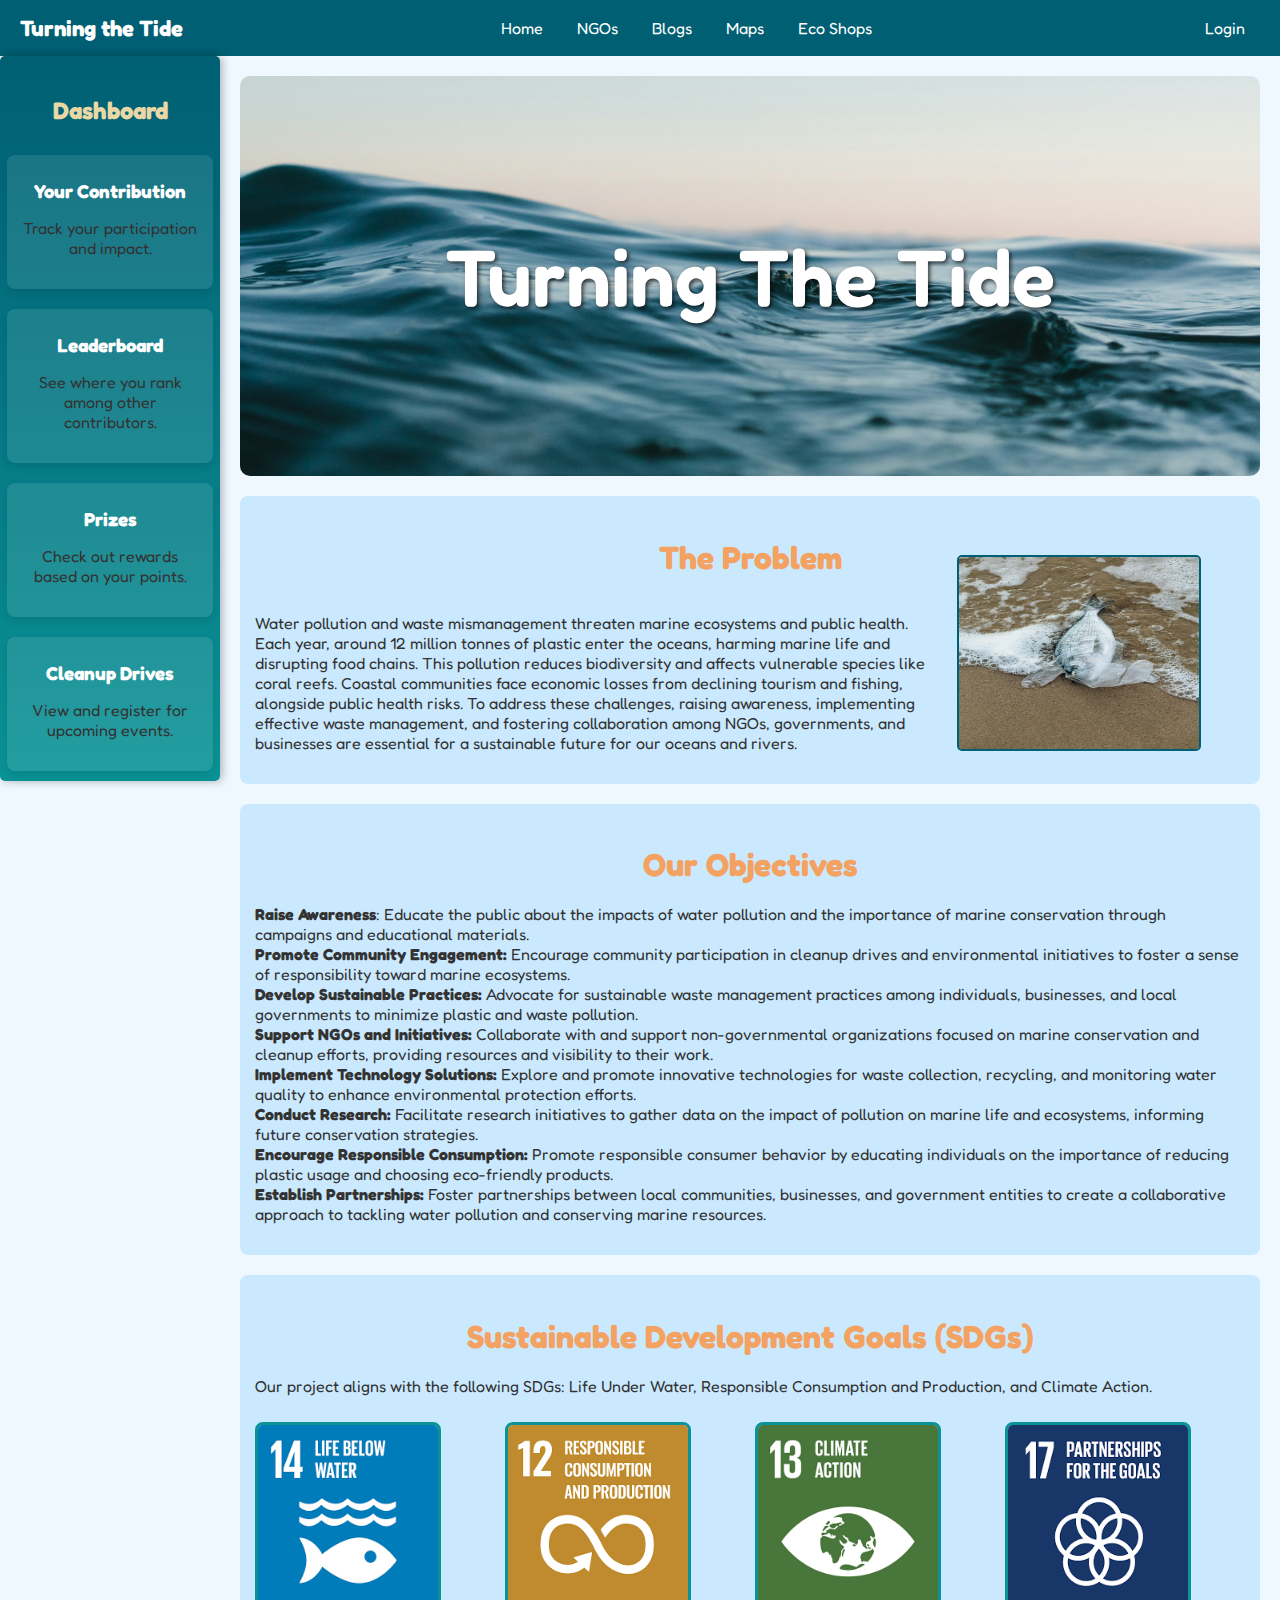
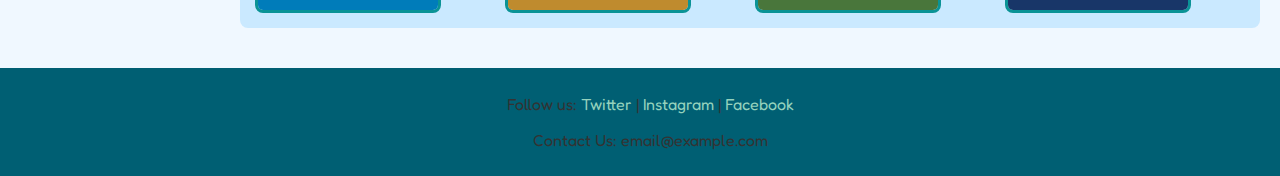
<file: index.html>
<!DOCTYPE html>
<html lang="en">
<head>
    <meta charset="UTF-8">
    <meta name="viewport" content="width=device-width, initial-scale=1.0">
    <title>Turning the Tide - Home</title>
    <link rel="preconnect" href="https://fonts.googleapis.com">
<link rel="preconnect" href="https://fonts.gstatic.com" crossorigin>
<link href="https://fonts.googleapis.com/css2?family=Fredoka:wght@300..700&display=swap" rel="stylesheet">

    <link rel="stylesheet" href="styles.css">
</head>
<body>
    <!-- Navigation Bar -->
    <nav class="navbar">
        <div class="nav-left">Turning the Tide</div>
        <div class="nav-center">
            <a href="index.html">Home</a>
            <a href="ngos.html">NGOs</a>
            <a href="blogs.html">Blogs</a>
            <a href="maps.html">Maps</a>
            <a href="eco_shops.html">Eco Shops</a>
        </div>
        <div class="nav-right">
            <a href="login.html" class="login-icon">Login</a>
        </div>
    </nav>

    
    <!-- Dashboard Sidebar -->
    <div class="dashboard-sidebar">
      <h2 class="dashboard-title">Dashboard</h2>
      <div class="sidebar-item" id="your-contribution">
        <a href="yourcontribution.html">
          <h3 class="sidebarhead">Your Contribution</h3>
          <p>Track your participation and impact.</p>
        </a>
      </div>
      <div class="sidebar-item" id="leaderboard">
        <a href="leaderboard.html">
          <h3 class="sidebarhead">Leaderboard</h3>
          <p>See where you rank among other contributors.</p>
        </a>
      </div>
      <div class="sidebar-item" id="prizes">
        <a href="prizes.html">
          <h3 class="sidebarhead">Prizes</h3>
          <p>Check out rewards based on your points.</p>
        </a>
      </div>
      <div class="sidebar-item" id="cleanup-drives">
        <a href="cleanup.html">
          <h3 class="sidebarhead">Cleanup Drives</h3>
          <p>View and register for upcoming events.</p>
        </a>
      </div>
  </div>

  


    <!-- Main Content -->
   
  
    <div class="main-content">
      <div class="hero-section">
        <div class="projecttitle1">Turning The Tide</div>
    </div>
        <section id="problem">
          <h2>The Problem</h2>
          <div class="problemsec">
            
            <div class="problempara">
              <p>Water pollution and waste mismanagement threaten marine ecosystems and public health. Each year, around 12 million tonnes of plastic enter the oceans, harming marine life and disrupting food chains. This pollution reduces biodiversity and affects vulnerable species like coral reefs.

                Coastal communities face economic losses from declining tourism and fishing, alongside public health risks. To address these challenges, raising awareness, implementing effective waste management, and fostering collaboration among NGOs, governments, and businesses are essential for a sustainable future for our oceans and rivers.</p>
            </div>
            <div class="problemimg"><img src="pexels-n-voitkevich-4813970.jpg"></div>
        
      </div>
            </section>

        <section id="objectives">
            <h2>Our Objectives</h2>
            <ul>
                <li><span>Raise Awareness</span>: Educate the public about the impacts of water pollution and the importance of marine conservation through campaigns and educational materials.</li>
                <li><span>Promote Community Engagement:</span> Encourage community participation in cleanup drives and environmental initiatives to foster a sense of responsibility toward marine ecosystems.</li>
                <li><span>Develop Sustainable Practices:</span> Advocate for sustainable waste management practices among individuals, businesses, and local governments to minimize plastic and waste pollution.</li>
                <li><span>Support NGOs and Initiatives:</span> Collaborate with and support non-governmental organizations focused on marine conservation and cleanup efforts, providing resources and visibility to their work.</li>
                <li><span>Implement Technology Solutions:</span> Explore and promote innovative technologies for waste collection, recycling, and monitoring water quality to enhance environmental protection efforts.</li>
                <li><span>Conduct Research:</span> Facilitate research initiatives to gather data on the impact of pollution on marine life and ecosystems, informing future conservation strategies.</li>
                <li><span>Encourage Responsible Consumption:</span> Promote responsible consumer behavior by educating individuals on the importance of reducing plastic usage and choosing eco-friendly products.</li>
                <li><span>Establish Partnerships:</span> Foster partnerships between local communities, businesses, and government entities to create a collaborative approach to tackling water pollution and conserving marine resources.</li>
            </ul>
        </section>

        <section id="sdg-goals">
            <h2>Sustainable Development Goals (SDGs)</h2>
            <p>Our project aligns with the following SDGs: Life Under Water, Responsible Consumption and Production, and Climate Action.</p>
            <div class="sdgimg">
              <img src="sdg1.png">
              <img src="sdg2.png">
              <img src="sdg3.png">
              <img src="sdg4.png">
            </div>
        </section>

       
    </div>

    <!-- Footer -->
    <footer class="footer">
        <p>Follow us: 
            <a href="#">Twitter</a> | 
            <a href="#">Instagram</a> | 
            <a href="#">Facebook</a>
        </p>
        <p>Contact Us: email@example.com</p>
    </footer>
</body>
</html>
</file>
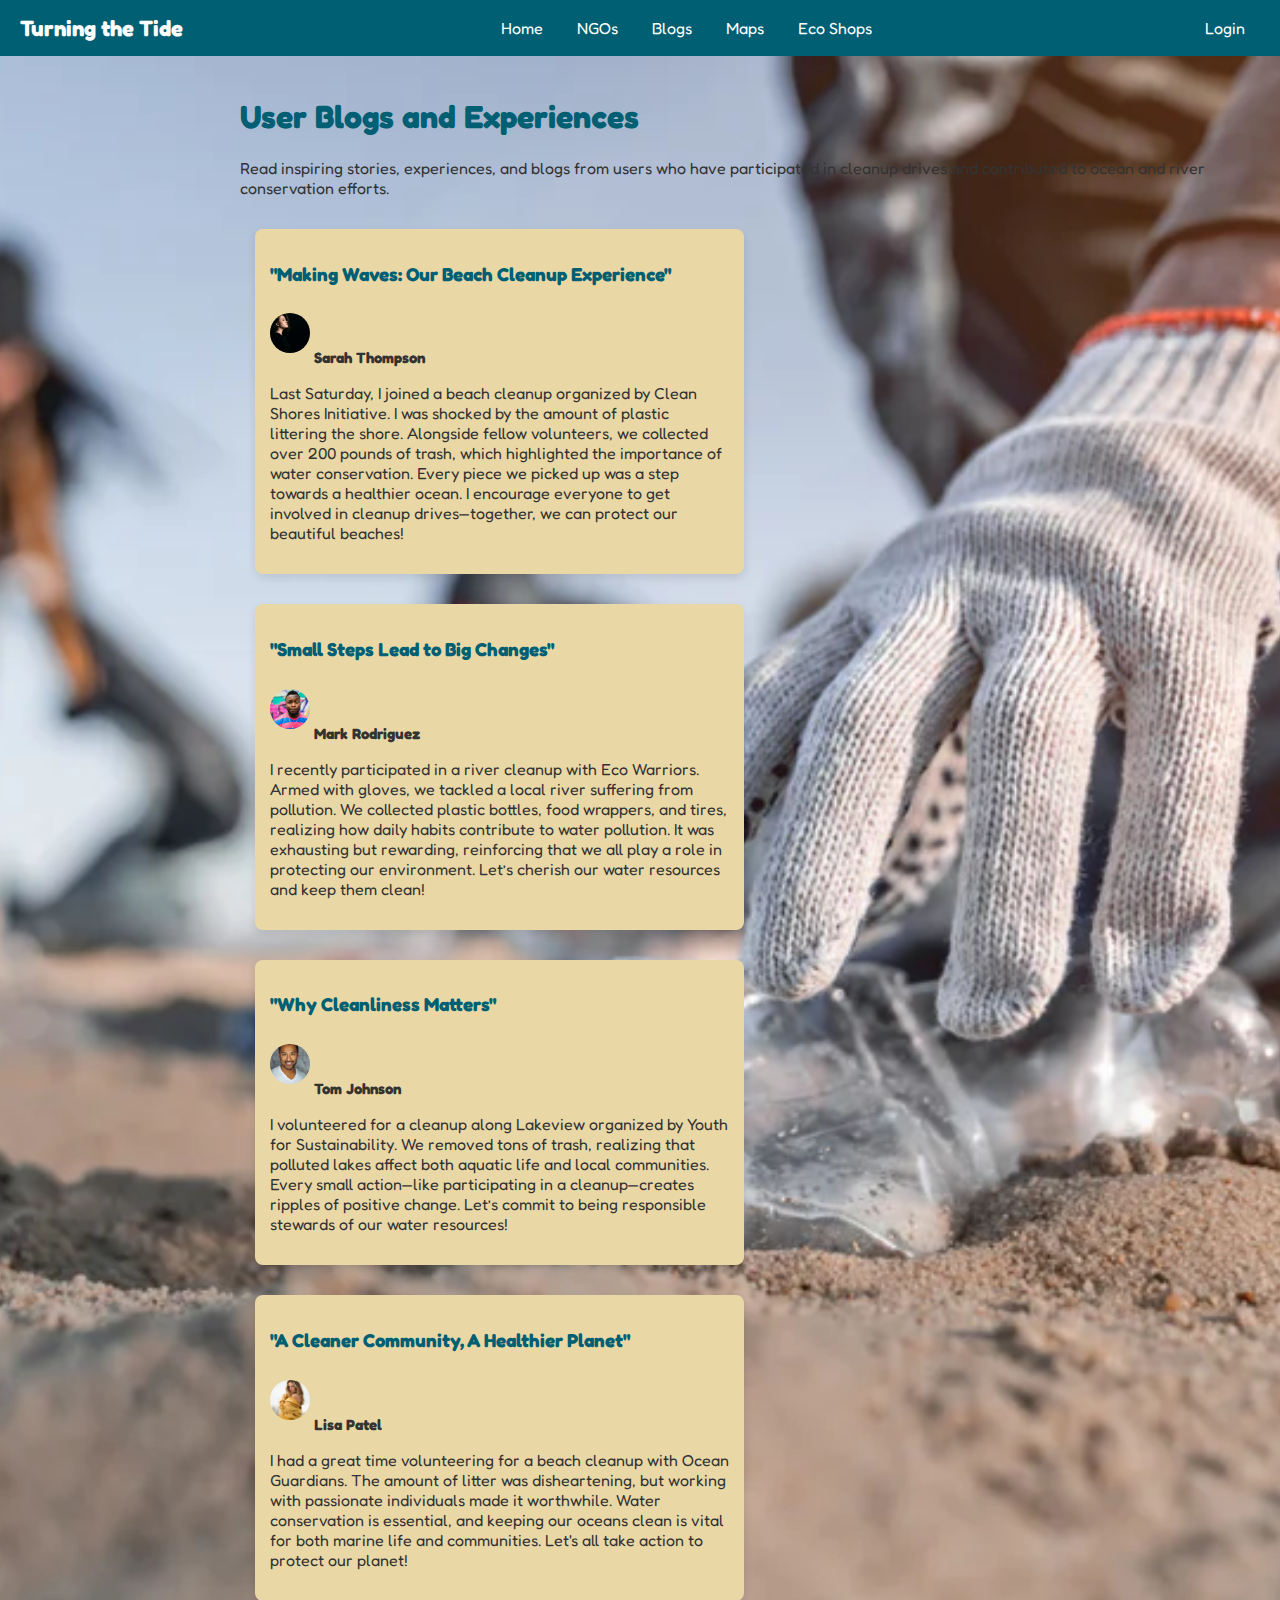
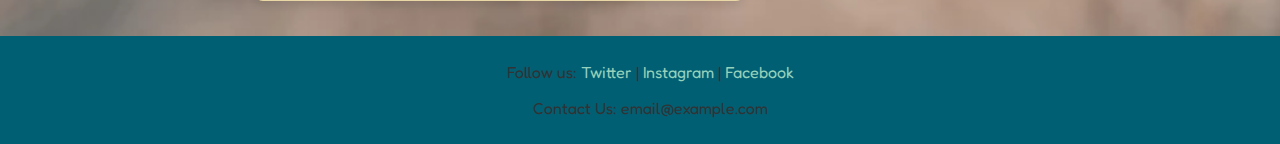
<file: blogs.html>
<!DOCTYPE html>
<html lang="en">
<head>
    <meta charset="UTF-8">
    <meta name="viewport" content="width=device-width, initial-scale=1.0">
    <title>Turning the Tide - Blogs</title>
    <link rel="preconnect" href="https://fonts.googleapis.com">
<link rel="preconnect" href="https://fonts.gstatic.com" crossorigin>
<link href="https://fonts.googleapis.com/css2?family=Fredoka:wght@300..700&display=swap" rel="stylesheet">

    <link rel="stylesheet" href="styles.css">
</head>
<body>
 
    <!-- Navigation Bar -->
    <nav class="navbar">
        <div class="nav-left">Turning the Tide</div>
        <div class="nav-center">
            <a href="index.html">Home</a>
            <a href="ngos.html">NGOs</a>
            <a href="blogs.html">Blogs</a>
            <a href="maps.html">Maps</a>
            <a href="eco_shops.html">Eco Shops</a>
        </div>
        <div class="nav-right">
            <a href="login.html" class="login-icon">Login</a>
        </div>
    </nav>
    <div class="blogspage">
    <!-- Main Content -->
    <div class="main-content">
      
        <h1>User Blogs and Experiences</h1>
        <p>Read inspiring stories, experiences, and blogs from users who have participated in cleanup drives and contributed to ocean and river conservation efforts.</p>

        <div class="blogs-container">
            <!-- Blog Entry 1 -->
            <div class="blog-entry">
                <h3>"Making Waves: Our Beach Cleanup Experience"</h3>
                <img src="user1.jpg" alt="Beach Cleanup" class="blog-img">
                <span>Sarah Thompson</span>
                <p>Last Saturday, I joined a beach cleanup organized by Clean Shores Initiative. I was shocked by the amount of plastic littering the shore. Alongside fellow volunteers, we collected over 200 pounds of trash, which highlighted the importance of water conservation. Every piece we picked up was a step towards a healthier ocean. I encourage everyone to get involved in cleanup drives—together, we can protect our beautiful beaches!</p>
            </div>

            <div class="blog-entry">
              <h3>"Small Steps Lead to Big Changes"</h3>
              <img src="user2.jpg" alt="Beach Cleanup" class="blog-img">
              <span>Mark Rodriguez</span>
              <p>I recently participated in a river cleanup with Eco Warriors. Armed with gloves, we tackled a local river suffering from pollution. We collected plastic bottles, food wrappers, and tires, realizing how daily habits contribute to water pollution. It was exhausting but rewarding, reinforcing that we all play a role in protecting our environment. Let’s cherish our water resources and keep them clean!</p>
          </div>

          <div class="blog-entry">
            <h3>"Why Cleanliness Matters"</h3>
            <img src="user3.jpg" alt="Beach Cleanup" class="blog-img">
            <span>Tom Johnson</span>
            <p>I volunteered for a cleanup along Lakeview organized by Youth for Sustainability. We removed tons of trash, realizing that polluted lakes affect both aquatic life and local communities. Every small action—like participating in a cleanup—creates ripples of positive change. Let’s commit to being responsible stewards of our water resources!

            </p>
        </div>

        <div class="blog-entry">
          <h3>"A Cleaner Community, A Healthier Planet"</h3>
          <img src="user4.jpg" alt="Beach Cleanup" class="blog-img">
          <span>Lisa Patel</span>
          <p>I had a great time volunteering for a beach cleanup with Ocean Guardians. The amount of litter was disheartening, but working with passionate individuals made it worthwhile. Water conservation is essential, and keeping our oceans clean is vital for both marine life and communities. Let's all take action to protect our planet!


          </p>
      </div>

           
            <!-- Add more blog entries as required -->
        </div>
    </div>
  </div>
    <footer class="footer">
        <p>Follow us: 
            <a href="#">Twitter</a> | 
            <a href="#">Instagram</a> | 
            <a href="#">Facebook</a>
        </p>
        <p>Contact Us: email@example.com</p>
    </footer>
</body>
</html>
</file>
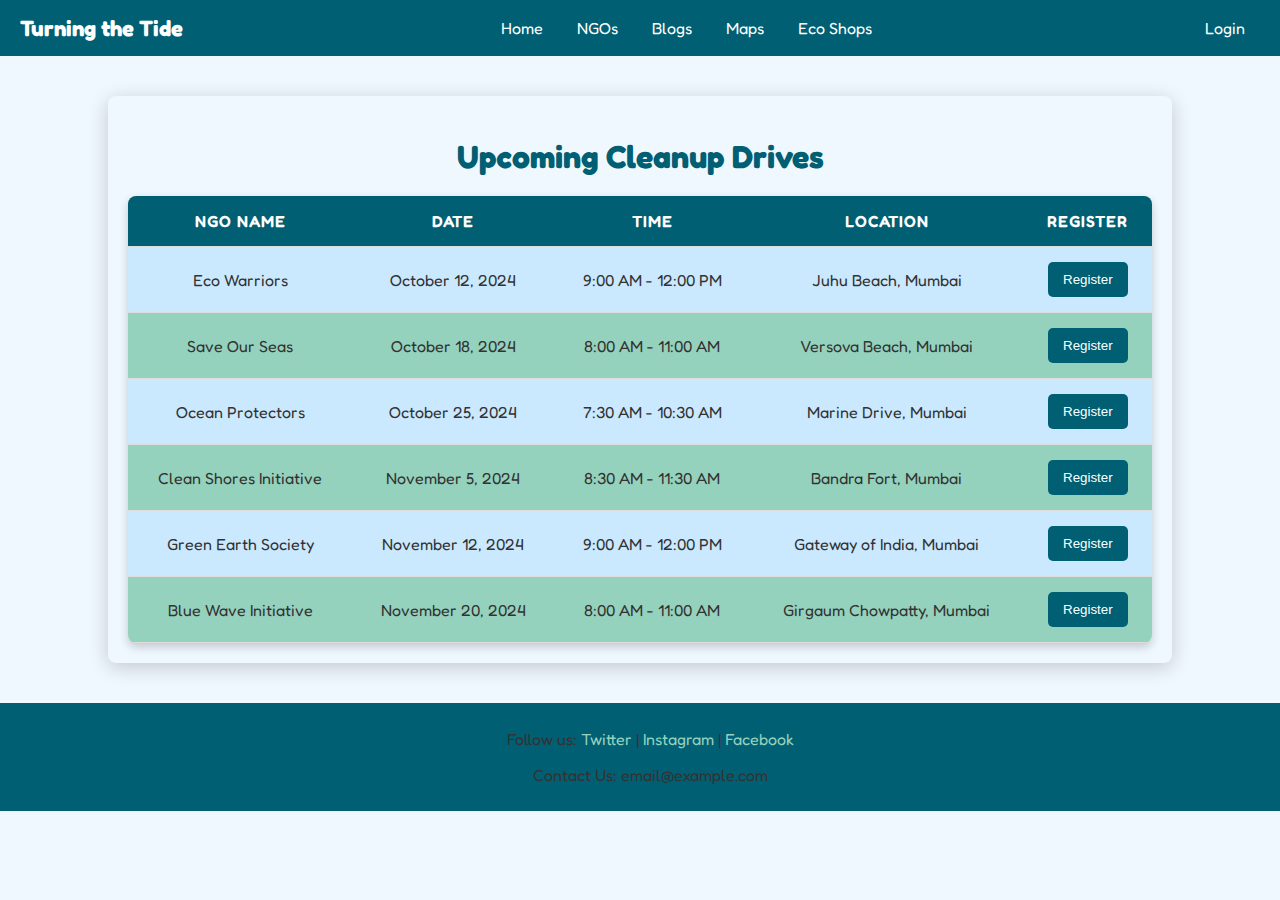
<file: cleanup.html>
<!DOCTYPE html>
<html lang="en">
<head>
    <meta charset="UTF-8">
    <meta name="viewport" content="width=device-width, initial-scale=1.0">
    <title>Cleanup Drives Schedule</title>
    <link rel="preconnect" href="https://fonts.googleapis.com">
<link rel="preconnect" href="https://fonts.gstatic.com" crossorigin>
<link href="https://fonts.googleapis.com/css2?family=Fredoka:wght@300..700&display=swap" rel="stylesheet">
    <link rel="stylesheet" href="styles.css">
</head>
<body>
    <!-- Navigation Bar -->
    <nav class="navbar">
        <div class="nav-left">Turning the Tide</div>
        <div class="nav-center">
            <a href="index.html">Home</a>
            <a href="ngos.html">NGOs</a>
            <a href="blogs.html">Blogs</a>
            <a href="maps.html">Maps</a>
            <a href="eco_shops.html">Eco Shops</a>
           
        </div>
        <div class="nav-right">
            <a href="login.html" class="login-icon">Login</a>
        </div>
    </nav>

     <!-- Cleanup Drives Table Section -->
     <div class="table-section">
      <h1 class="table-title">Upcoming Cleanup Drives</h1>
      <table class="cleanup-drives-table">
          <thead>
              <tr>
                  <th>NGO Name</th>
                  <th>Date</th>
                  <th>Time</th>
                  <th>Location</th>
                  <th>Register</th>
              </tr>
          </thead>
          <tbody>
              <tr>
                  <td>Eco Warriors</td>
                  <td>October 12, 2024</td>
                  <td>9:00 AM - 12:00 PM</td>
                  <td>Juhu Beach, Mumbai</td>
                  <td><button class="register-btn">Register</button></td>
              </tr>
              <tr>
                  <td>Save Our Seas</td>
                  <td>October 18, 2024</td>
                  <td>8:00 AM - 11:00 AM</td>
                  <td>Versova Beach, Mumbai</td>
                  <td><button class="register-btn">Register</button></td>
              </tr>
              <tr>
                  <td>Ocean Protectors</td>
                  <td>October 25, 2024</td>
                  <td>7:30 AM - 10:30 AM</td>
                  <td>Marine Drive, Mumbai</td>
                  <td><button class="register-btn">Register</button></td>
              </tr>
              <tr>
                  <td>Clean Shores Initiative</td>
                  <td>November 5, 2024</td>
                  <td>8:30 AM - 11:30 AM</td>
                  <td>Bandra Fort, Mumbai</td>
                  <td><button class="register-btn">Register</button></td>
              </tr>
              <tr>
                  <td>Green Earth Society</td>
                  <td>November 12, 2024</td>
                  <td>9:00 AM - 12:00 PM</td>
                  <td>Gateway of India, Mumbai</td>
                  <td><button class="register-btn">Register</button></td>
              </tr>
              <tr>
                  <td>Blue Wave Initiative</td>
                  <td>November 20, 2024</td>
                  <td>8:00 AM - 11:00 AM</td>
                  <td>Girgaum Chowpatty, Mumbai</td>
                  <td><button class="register-btn">Register</button></td>
              </tr>
          </tbody>
      </table>
  </div>

  <footer class="footer">
      <p>Follow us: 
          <a href="#">Twitter</a> | 
          <a href="#">Instagram</a> | 
          <a href="#">Facebook</a>
      </p>
      <p>Contact Us: email@example.com</p>
  </footer>
</body>
</html>
</file>
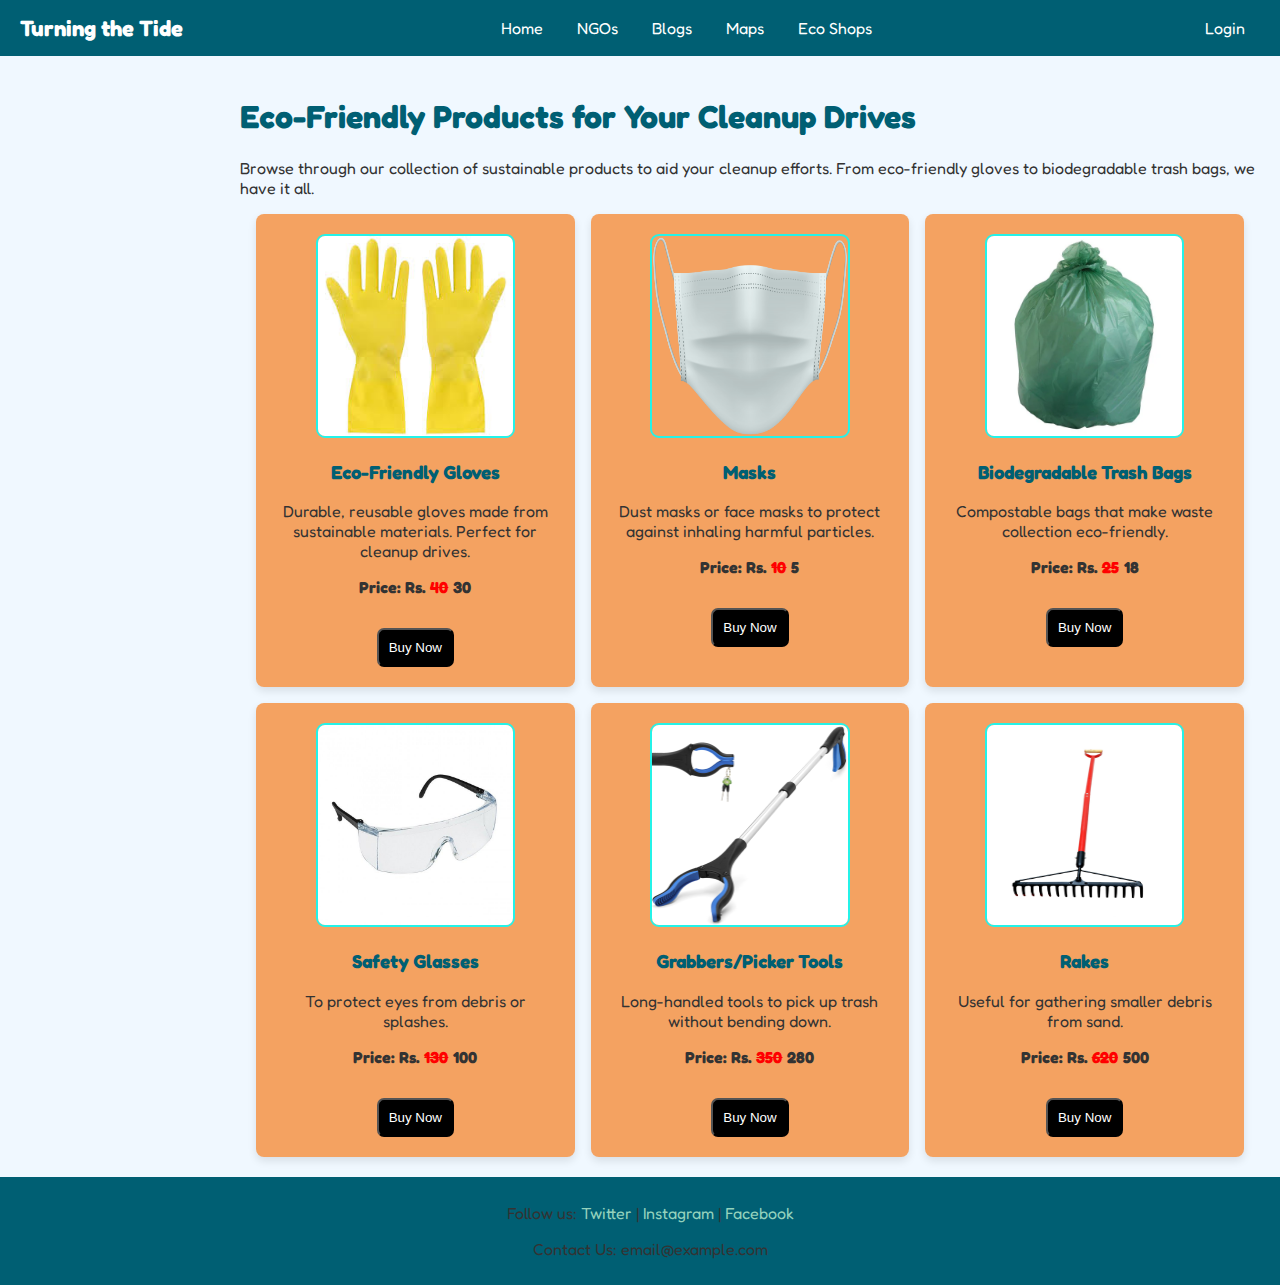
<file: eco_shops.html>
<!DOCTYPE html>
<html lang="en">
<head>
    <meta charset="UTF-8">
    <meta name="viewport" content="width=device-width, initial-scale=1.0">
    <title>Turning the Tide - Eco Shops</title>
    <link rel="preconnect" href="https://fonts.googleapis.com">
<link rel="preconnect" href="https://fonts.gstatic.com" crossorigin>
<link href="https://fonts.googleapis.com/css2?family=Fredoka:wght@300..700&display=swap" rel="stylesheet">

    <link rel="stylesheet" href="styles.css">
</head>
<body>
    <!-- Navigation Bar -->
    <nav class="navbar">
        <div class="nav-left">Turning the Tide</div>
        <div class="nav-center">
            <a href="index.html">Home</a>
            <a href="ngos.html">NGOs</a>
            <a href="blogs.html">Blogs</a>
            <a href="maps.html">Maps</a>
            <a href="eco_shops.html">Eco Shops</a>
        </div>
        <div class="nav-right">
            <a href="login.html" class="login-icon">Login</a>
        </div>
    </nav>

    <!-- Main Content -->
    <div class="main-content">
        <h1>Eco-Friendly Products for Your Cleanup Drives</h1>
        <p>Browse through our collection of sustainable products to aid your cleanup efforts. From eco-friendly gloves to biodegradable trash bags, we have it all.</p>

        <div class="product-cards">
            <!-- Product Card 1 -->
            <div class="card">
                <img src="gloves.jpeg" alt="Eco Gloves" class="card-img">
                <h3>Eco-Friendly Gloves</h3>
                <p>Durable, reusable gloves made from sustainable materials. Perfect for cleanup drives.</p>
                <p id="price">Price: Rs. <del>40</del>30</p>

                <button class="buy-btn">Buy Now</button>
            </div>

            <div class="card">
              <img src="White_Face_Mask_PNG_Clipart-3285.png" alt="Eco Gloves" class="card-img">
              <h3>Masks</h3>
              <p>Dust masks or face masks to protect against inhaling harmful particles.</p>
              <p id=price>Price: Rs. <del>10</del>5</p>
              <button class="buy-btn">Buy Now</button>
          </div>

            <!-- Product Card 2 -->
            <div class="card">
                <img src="oxo-biodegradable-garbage-bags-500x500.webp" alt="Biodegradable Bags" class="card-img">
                <h3>Biodegradable Trash Bags</h3>
                <p>Compostable bags that make waste collection eco-friendly.</p>
                <p id=price>Price: Rs. <del>25</del>18</p>
                <button class="buy-btn">Buy Now</button>
            </div>
            <div class="card">
              <img src="3m-1709-in-safety-eyewear_1_1.jpg" alt="Biodegradable Bags" class="card-img">
              <h3>Safety Glasses</h3>
              <p>To protect eyes from debris or splashes.</p>
              <p id=price>Price: Rs. <del>130</del>100</p>
              <button class="buy-btn">Buy Now</button>
          </div>
          <div class="card">
            <img src="grabbers.jpg" alt="Biodegradable Bags" class="card-img">
            <h3>Grabbers/Picker Tools</h3>
            <p>Long-handled tools to pick up trash without bending down.</p>
            <p id=price>Price: Rs. <del>350</del>280</p>
            <button class="buy-btn">Buy Now</button>
        </div>
        <div class="card">
          <img src="Rakes.jpg" alt="Biodegradable Bags" class="card-img">
          <h3>Rakes</h3>
          <p>Useful for gathering smaller debris from sand.</p>
          <p id=price>Price: Rs. <del>620</del>500</p>
          <button class="buy-btn">Buy Now</button>
      </div>
            <!-- Add more product cards as required -->
        </div>
    </div>

    <footer class="footer">
        <p>Follow us: 
            <a href="#">Twitter</a> | 
            <a href="#">Instagram</a> | 
            <a href="#">Facebook</a>
        </p>
        <p>Contact Us: email@example.com</p>
    </footer>
</body>
</html>
</file>
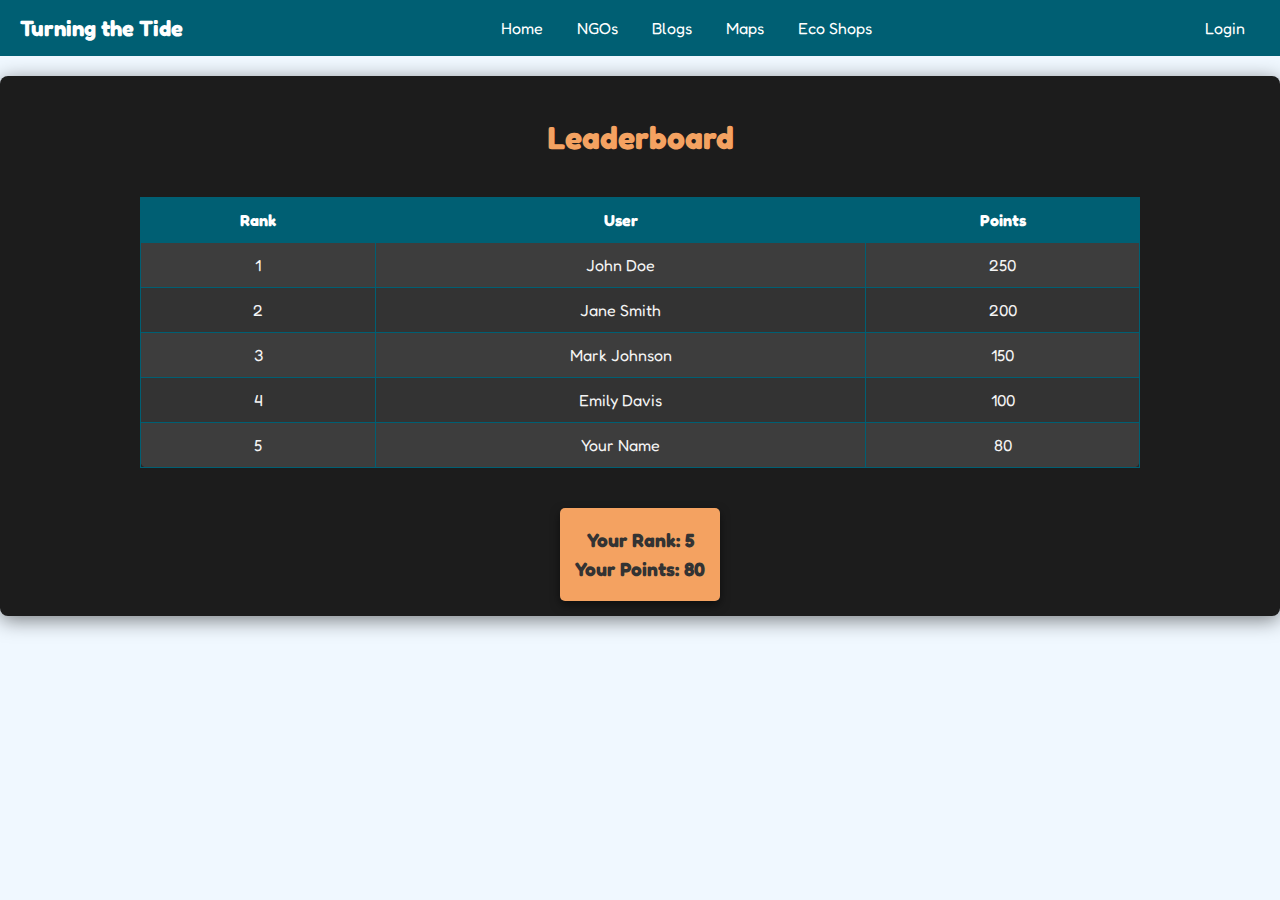
<file: leaderboard.html>
<!DOCTYPE html>
<html lang="en">
<head>
    <meta charset="UTF-8">
    <meta name="viewport" content="width=device-width, initial-scale=1.0">
    <title>Leaderboard</title>
    <link rel="preconnect" href="https://fonts.googleapis.com">
<link rel="preconnect" href="https://fonts.gstatic.com" crossorigin>
<link href="https://fonts.googleapis.com/css2?family=Fredoka:wght@300..700&display=swap" rel="stylesheet">

    <link rel="stylesheet" href="styles.css">
</head>
<!-- Navigation Bar -->
<nav class="navbar">
  <div class="nav-left">Turning the Tide</div>
  <div class="nav-center">
      <a href="index.html">Home</a>
      <a href="ngos.html">NGOs</a>
      <a href="blogs.html">Blogs</a>
      <a href="maps.html">Maps</a>
      <a href="eco_shops.html">Eco Shops</a>
  </div>
  <div class="nav-right">
      <a href="login.html" class="login-icon">Login</a>
  </div>
</nav>

<section id="leaderboard-section">
  <h2>Leaderboard</h2>
  <div class="leaderboard-container">
      <table class="leaderboard-table">
          <thead>
              <tr>
                  <th>Rank</th>
                  <th>User</th>
                  <th>Points</th>
              </tr>
          </thead>
          <tbody>
              <tr>
                  <td>1</td>
                  <td>John Doe</td>
                  <td>250</td>
              </tr>
              <tr>
                  <td>2</td>
                  <td>Jane Smith</td>
                  <td>200</td>
              </tr>
              <tr>
                  <td>3</td>
                  <td>Mark Johnson</td>
                  <td>150</td>
              </tr>
              <tr>
                  <td>4</td>
                  <td>Emily Davis</td>
                  <td>100</td>
              </tr>
              <tr>
                  <td>5</td>
                  <td>Your Name</td>
                  <td>80</td>
              </tr>
          </tbody>
      </table>
      <div class="current-user">
          <p>Your Rank: <strong>5</strong></p>
          <p>Your Points: <strong>80</strong></p>
      </div>
  </div>
</section>
</file>
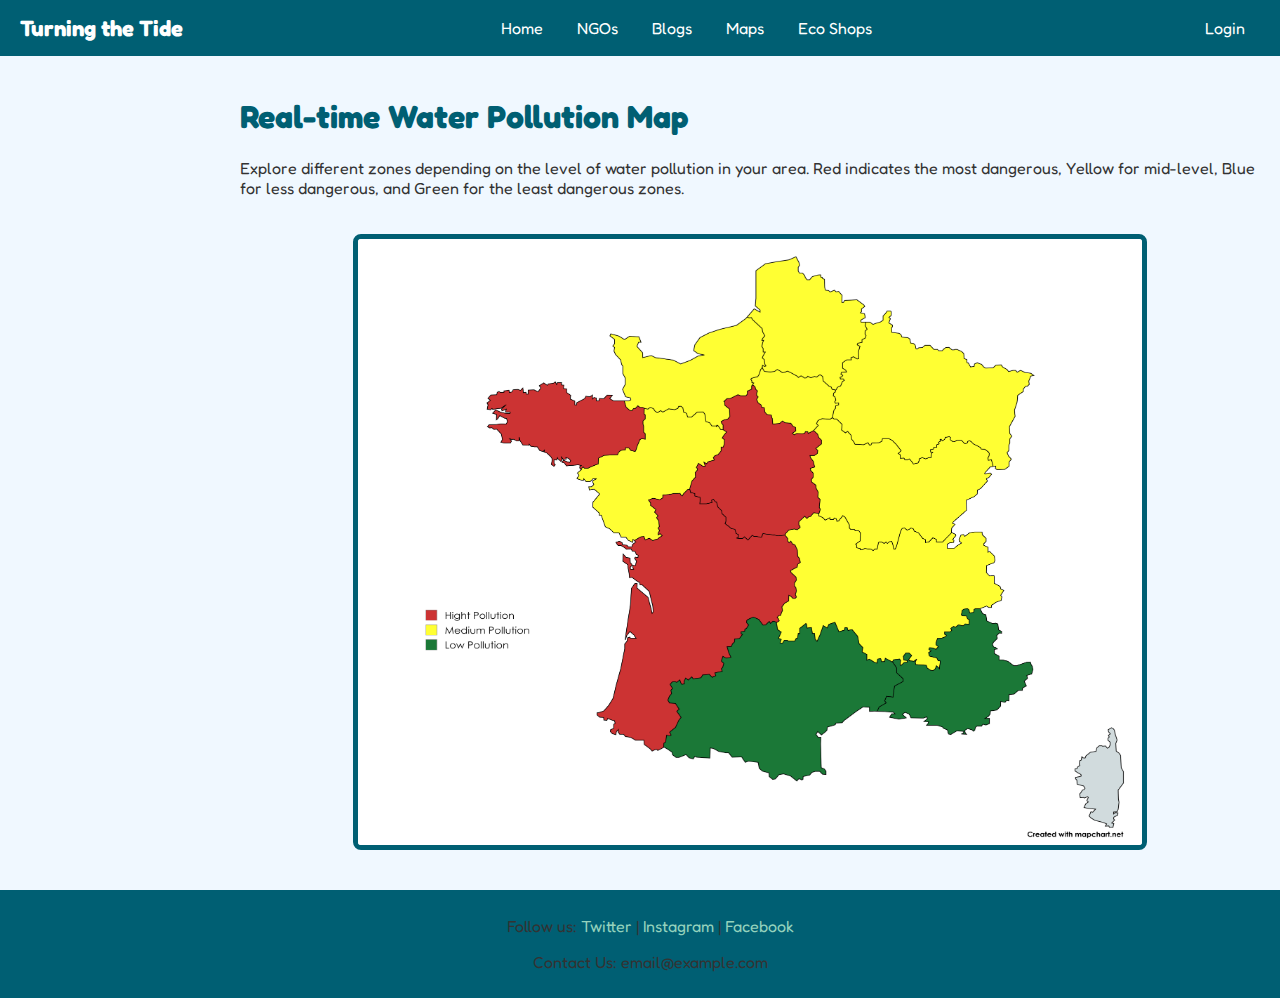
<file: maps.html>
<!DOCTYPE html>
<html lang="en">
<head>
    <meta charset="UTF-8">
    <meta name="viewport" content="width=device-width, initial-scale=1.0">
    <title>Turning the Tide - Pollution Map</title>
    <link rel="preconnect" href="https://fonts.googleapis.com">
<link rel="preconnect" href="https://fonts.gstatic.com" crossorigin>
<link href="https://fonts.googleapis.com/css2?family=Fredoka:wght@300..700&display=swap" rel="stylesheet">

    <link rel="stylesheet" href="styles.css">
</head>
<body>
    <!-- Navigation Bar -->
    <nav class="navbar">
        <div class="nav-left">Turning the Tide</div>
        <div class="nav-center">
            <a href="index.html">Home</a>
            <a href="ngos.html">NGOs</a>
            <a href="blogs.html">Blogs</a>
            <a href="maps.html">Maps</a>
            <a href="eco_shops.html">Eco Shops</a>
        </div>
        <div class="nav-right">
            <a href="login.html" class="login-icon">Login</a>
        </div>
    </nav>

  
    <div class="main-content">
        <h1>Real-time Water Pollution Map</h1>
        <p>Explore different zones depending on the level of water pollution in your area. Red indicates the most dangerous, Yellow for mid-level, Blue for less dangerous, and Green for the least dangerous zones.</p>
        
        
        <div class="map-container">
            <img src="MapChart_Map.png" alt="Pollution Map" class="map-img">
        </div>
    </div>

    <footer class="footer">
        <p>Follow us: 
            <a href="#">Twitter</a> | 
            <a href="#">Instagram</a> | 
            <a href="#">Facebook</a>
        </p>
        <p>Contact Us: email@example.com</p>
    </footer>
</body>
</html>
</file>
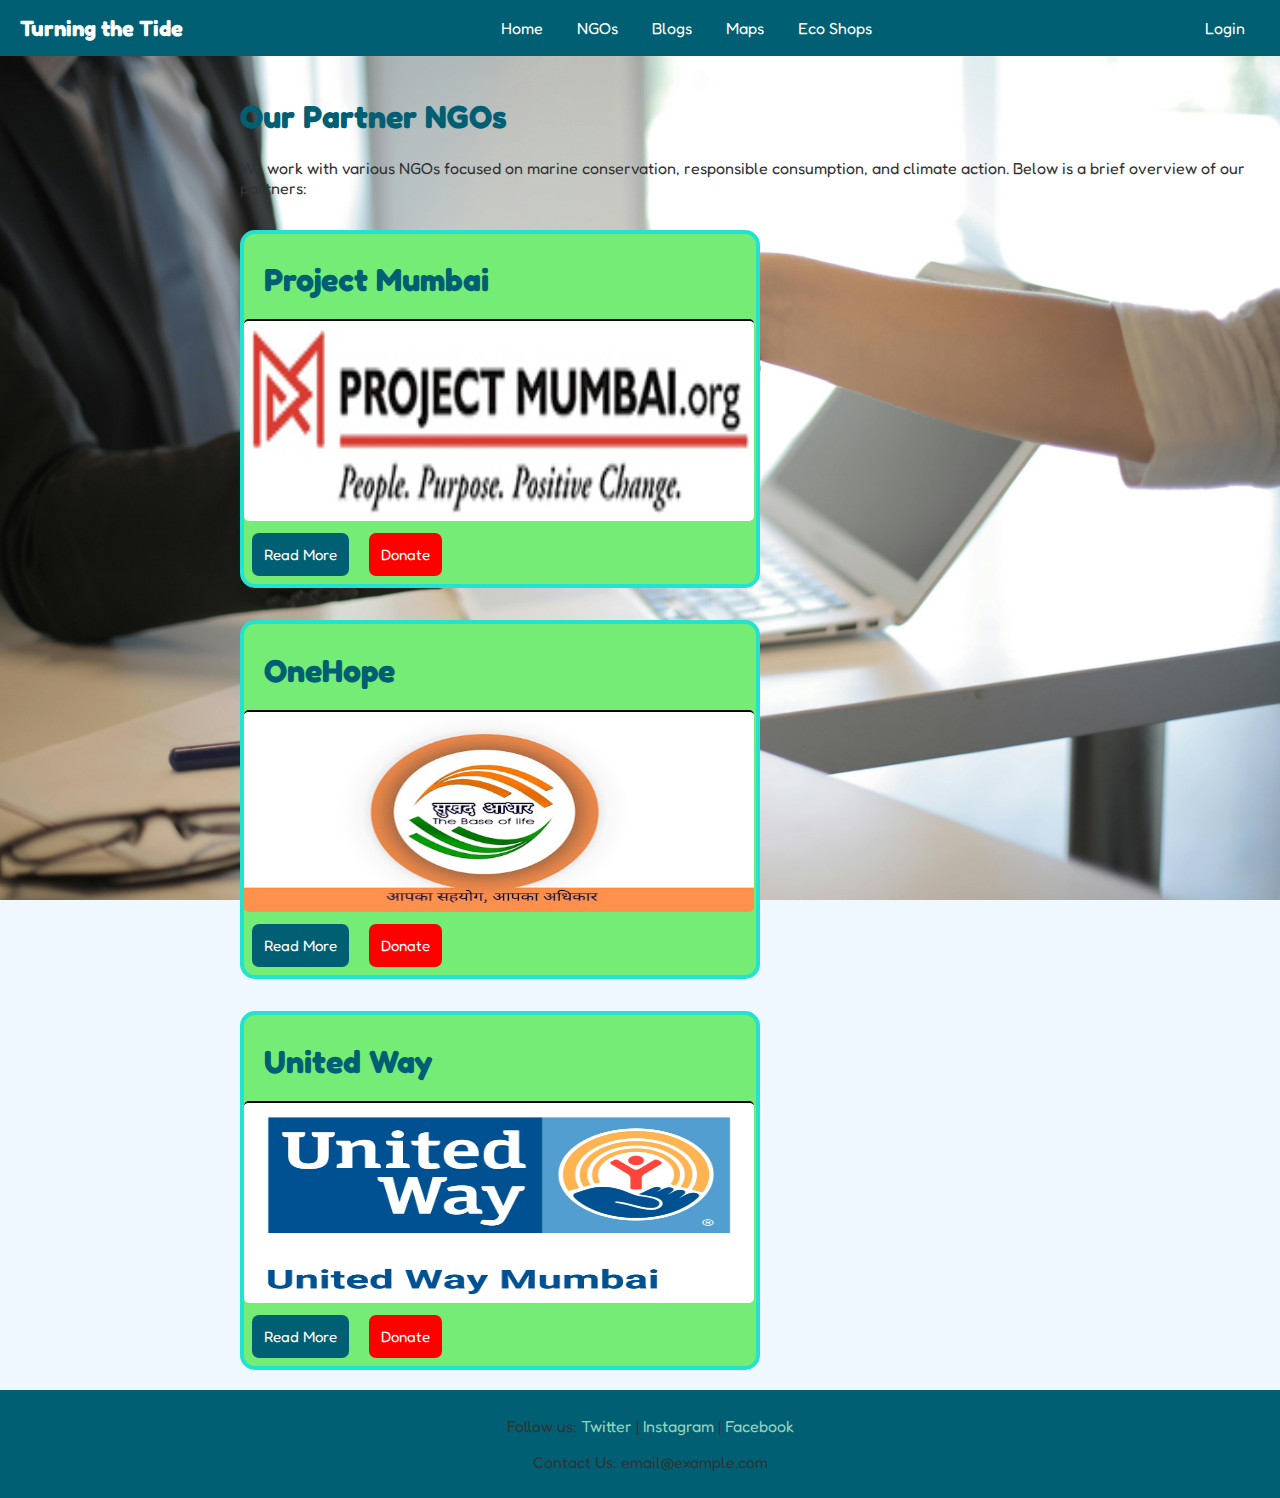
<file: ngos.html>
<!DOCTYPE html>
<html lang="en">
<head>
    <meta charset="UTF-8">
    <meta name="viewport" content="width=device-width, initial-scale=1.0">
    <title>NGOs</title>
    <link rel="preconnect" href="https://fonts.googleapis.com">
<link rel="preconnect" href="https://fonts.gstatic.com" crossorigin>
<link href="https://fonts.googleapis.com/css2?family=Fredoka:wght@300..700&display=swap" rel="stylesheet">

    <link rel="stylesheet" href="styles.css">
</head>
<body>
    <!-- Navigation Bar -->
<nav class="navbar">
  <div class="nav-left">Turning the Tide</div>
  <div class="nav-center">
      <a href="index.html">Home</a>
      <a href="ngos.html">NGOs</a>
      <a href="blogs.html">Blogs</a>
      <a href="maps.html">Maps</a>
      <a href="eco_shops.html">Eco Shops</a>
  </div>
  <div class="nav-right">
      <a href="login.html" class="login-icon">Login</a>
  </div>
</nav>

    <div class="ngobg">
    <div class="main-content">
        <h1>Our Partner NGOs</h1>
        <p>We work with various NGOs focused on marine conservation, responsible consumption, and climate action. Below is a brief overview of our partners:</p>

     
        <div class="ngo-list">
            
            <div class="ngo-item">
                <h2>Project Mumbai</h2>
                
                <img src="ngo1.jpg">
                
               <a href="https://projectmumbai.org/"><button id="readmore">Read More</button></a>
                
                <a href="https://projectmumbai.org/donate-now/"><button>Donate</button></a>
            </div>

            <div class="ngo-item">
              <h2>OneHope</h2>
              
              <img src="ngo2.jpg">
              
             <a href="http://www.sukhadadhar.org/index.html"><button id="readmore">Read More</button></a>
              
              <a href="http://www.sukhadadhar.org/index.html"><button>Donate</button></a>
          </div>


          <div class="ngo-item">
            <h2>United Way</h2>
            
            <img src="ngo3.jpg">
            
           <a href="https://www.unitedwaymumbai.org/"><button id="readmore">Read More</button></a>
            
            <a href="https://www.unitedwaymumbai.org/general-donation"><button>Donate</button></a>
        </div>


            
            
        </div>
    </div>
  </div>

    <!-- Footer -->
    <footer class="footer">
      <p>Follow us: 
          <a href="#">Twitter</a> | 
          <a href="#">Instagram</a> | 
          <a href="#">Facebook</a>
      </p>
      <p>Contact Us: email@example.com</p>
  </footer>
</body>
</html>
</file>
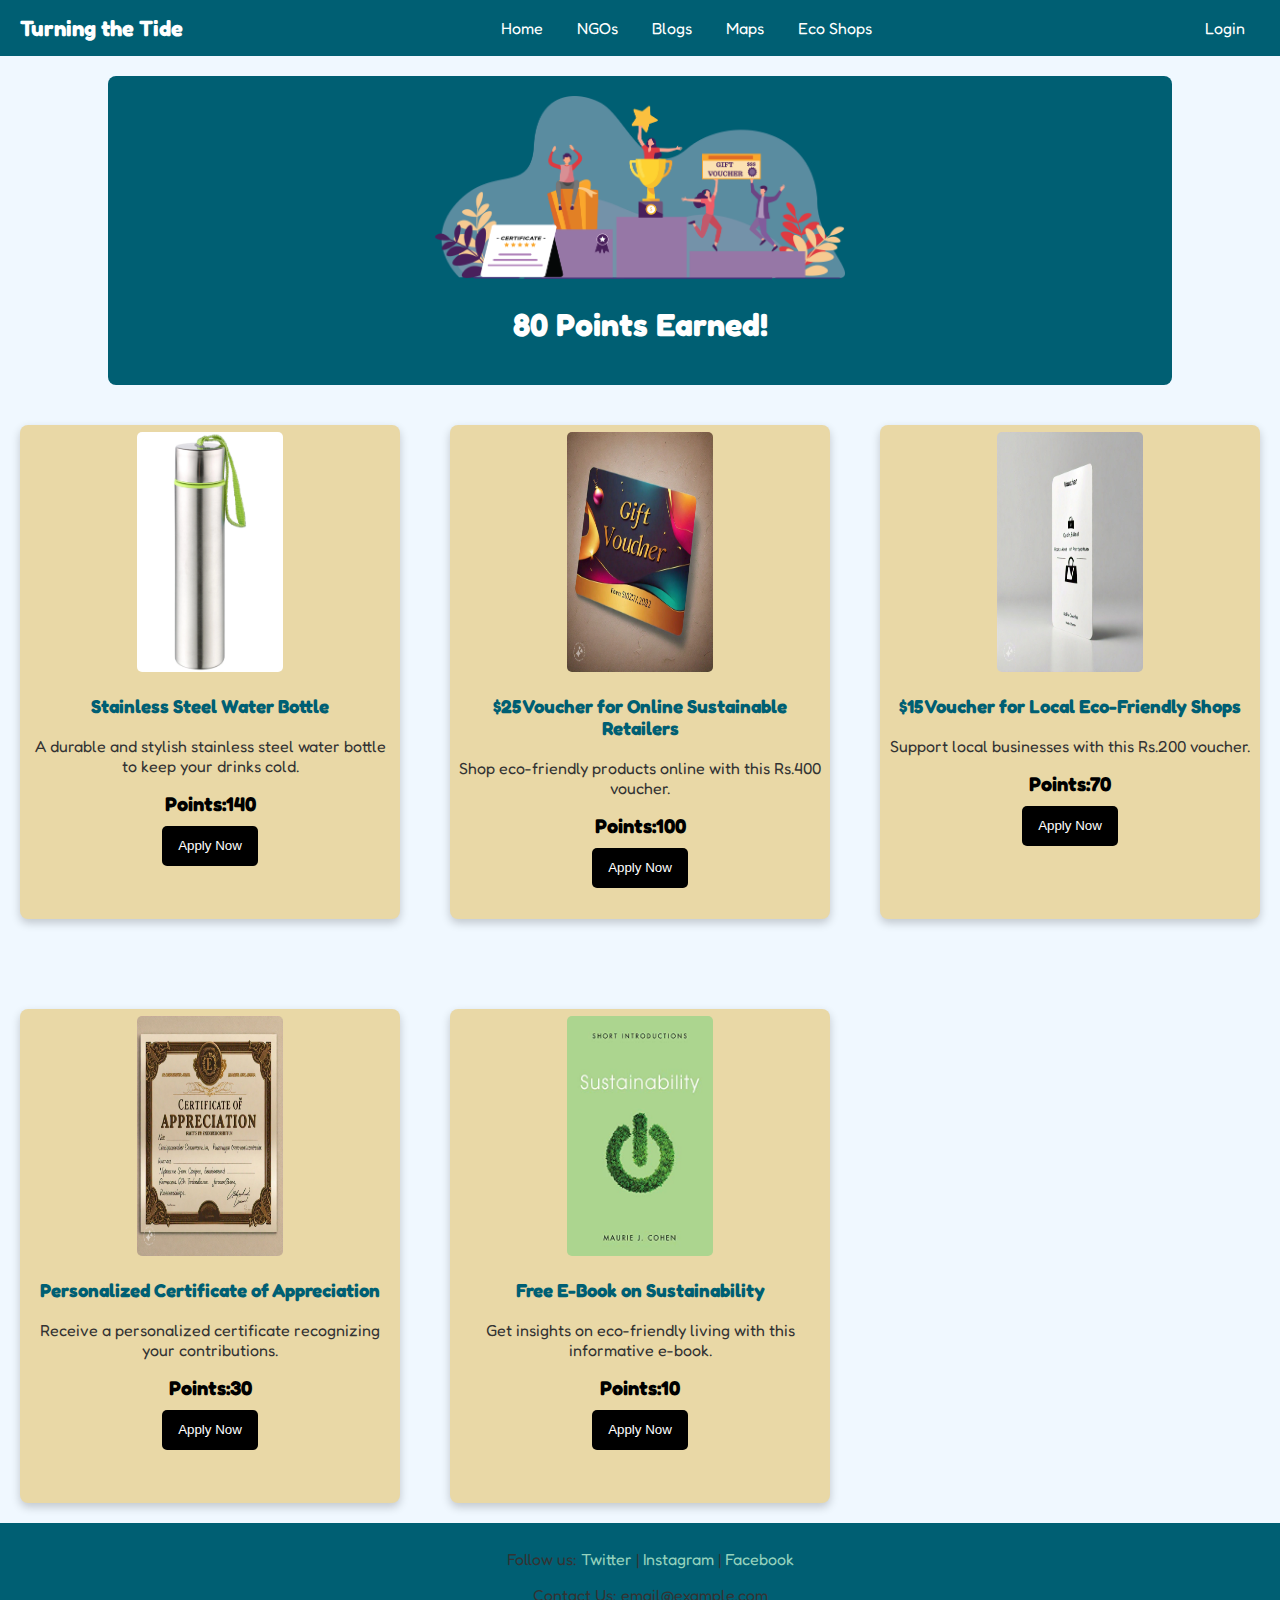
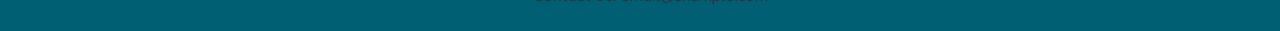
<file: prizes.html>
<!DOCTYPE html>
<html lang="en">
<head>
    <meta charset="UTF-8">
    <meta name="viewport" content="width=device-width, initial-scale=1.0">
    <title>Prizes</title>
    <link rel="preconnect" href="https://fonts.googleapis.com">
    <link rel="preconnect" href="https://fonts.gstatic.com" crossorigin>
    <link href="https://fonts.googleapis.com/css2?family=Fredoka:wght@300..700&display=swap" rel="stylesheet">
    <link rel="stylesheet" href="styles.css">
</head>
<body>
    <!-- Navigation Bar -->
    <nav class="navbar">
      <div class="nav-left">Turning the Tide</div>
      <div class="nav-center">
          <a href="index.html">Home</a>
          <a href="ngos.html">NGOs</a>
          <a href="blogs.html">Blogs</a>
          <a href="maps.html">Maps</a>
          <a href="eco_shops.html">Eco Shops</a>
      </div>
      <div class="nav-right">
          <a href="login.html" class="login-icon">Login</a>
      </div>
  </nav>


  
    <div class="points-section">
        <img src="prizes2.png" alt="Prize Icon" class="prize-icon">
        <h1 class="points-earned">80 Points Earned!</h1> 
    </div>

   
    <div class="prizes-container">
        <div class="prize-card">
            <img src="stainlessteel.webp" alt="Stainless Steel Water Bottle" class="prize-image"> 
            <h3>Stainless Steel Water Bottle</h3>
            <p>A durable and stylish stainless steel water bottle to keep your drinks cold.</p>
            <div class="pointsreq">Points:140</div>
            <button class="apply-button">Apply Now</button>
        </div>
        
        <div class="prize-card">
            <img src="giftvoucher.jpg" alt="$25 Voucher" class="prize-image"> 
            <h3>$25 Voucher for Online Sustainable Retailers</h3>
            <p>Shop eco-friendly products online with this Rs.400 voucher.</p>
            <div class="pointsreq">Points:100</div>
            <button class="apply-button">Apply Now</button>
        </div>

        <div class="prize-card">
            <img src="voucher2.jpg" alt="$15 Voucher" class="prize-image"> 
            <h3>$15 Voucher for Local Eco-Friendly Shops</h3>
            <p>Support local businesses with this Rs.200 voucher.</p>
            <div class="pointsreq">Points:70</div>
            <button class="apply-button">Apply Now</button>
        </div>

        <div class="prize-card">
            <img src="certificate.jpg" alt="Certificate of Appreciation" class="prize-image"> 
            <h3>Personalized Certificate of Appreciation</h3>
            <p>Receive a personalized certificate recognizing your contributions.</p>
            <div class="pointsreq">Points:30</div>
            <button class="apply-button">Apply Now</button>
        </div>

        <div class="prize-card">
            <img src="ebook.jpg" alt="Free E-Book" class="prize-image"> 
            <h3>Free E-Book on Sustainability</h3>
            <p>Get insights on eco-friendly living with this informative e-book.</p>
            <div class="pointsreq">Points:10</div>
            <button class="apply-button">Apply Now</button>
        </div>
    </div>

    <footer class="footer">
        <p>Follow us: 
            <a href="#">Twitter</a> | 
            <a href="#">Instagram</a> | 
            <a href="#">Facebook</a>
        </p>
        <p>Contact Us: email@example.com</p>
    </footer>
</body>
</html>
</file>
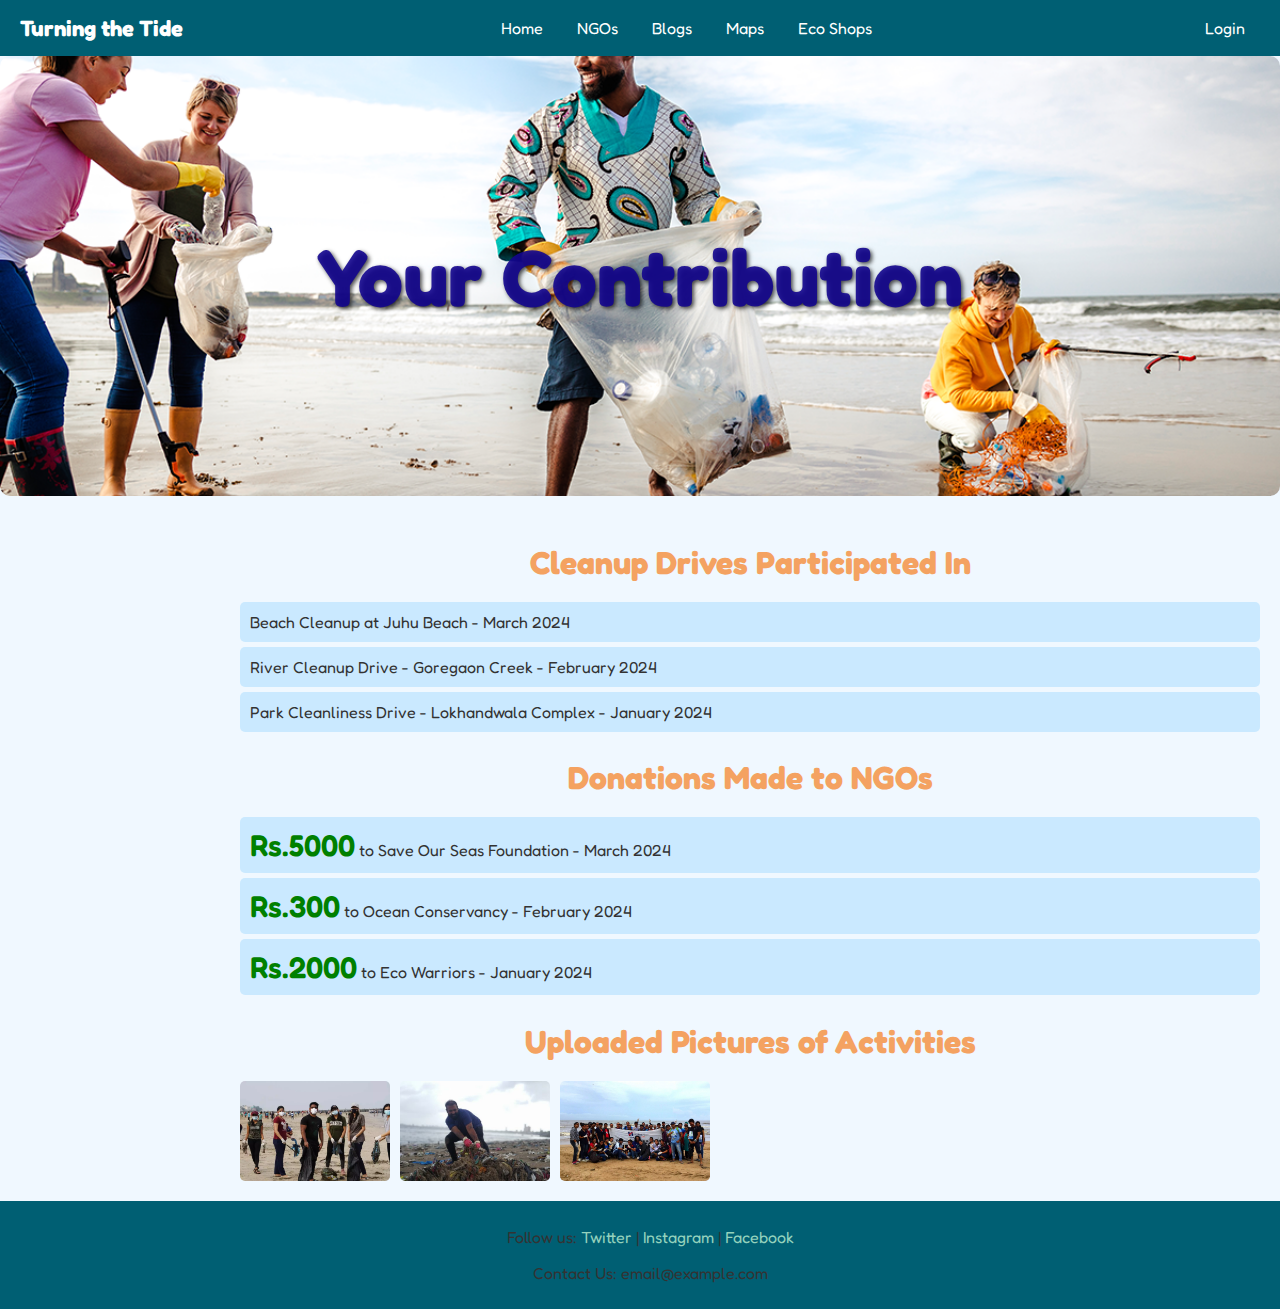
<file: yourcontribution.html>
<!DOCTYPE html>
<html lang="en">
<head>
    <meta charset="UTF-8">
    <meta name="viewport" content="width=device-width, initial-scale=1.0">
    <title>Your Contribution</title>
    <link rel="preconnect" href="https://fonts.googleapis.com">
    <link rel="preconnect" href="https://fonts.gstatic.com" crossorigin>
    <link href="https://fonts.googleapis.com/css2?family=Fredoka:wght@300..700&display=swap" rel="stylesheet">
    <link rel="stylesheet" href="styles.css">
</head>
<body>
    <!-- Navigation Bar -->
    <nav class="navbar">
        <div class="nav-left">Turning the Tide</div>
        <div class="nav-center">
            <a href="index.html">Home</a>
            <a href="ngos.html">NGOs</a>
            <a href="blogs.html">Blogs</a>
            <a href="maps.html">Maps</a>
            <a href="eco_shops.html">Eco Shops</a>

        </div>
        <div class="nav-right">
            <a href="login.html" class="login-icon">Login</a>
        </div>
    </nav>

    <div class="contribution-hero-section">
        <h1 class="contribution-title">Your Contribution</h1>
    </div>

    <div class="contribution-main-content">
        <section id="contribution-cleanup-drives">
          
            <h2>Cleanup Drives Participated In</h2>
            <ul class="cleanup-drives-list">
                <li>Beach Cleanup at Juhu Beach - March 2024</li>
                <li>River Cleanup Drive - Goregaon Creek - February 2024</li>
                <li>Park Cleanliness Drive - Lokhandwala Complex - January 2024</li>
            </ul>
        </section>

        <section id="contribution-donations">
            <h2>Donations Made to NGOs</h2>
            <ul class="donations-list">
                <li><span>Rs.5000</span> to Save Our Seas Foundation - March 2024</li>
                <li><span>Rs.300</span> to Ocean Conservancy - February 2024</li>
                <li><span>Rs.2000</span> to Eco Warriors - January 2024</li>
            </ul>
        </section>

        <section id="contribution-uploaded-pictures">
            <h2>Uploaded Pictures of Activities</h2>
            <div class="contribution-image-gallery">
                <img src="cleanupuser1.webp" alt="Cleanup Activity 1" class="contribution-img">
                <img src="cleanupuser2.jpg" alt="Cleanup Activity 2" class="contribution-img">
                <img src="cleanupuser3.jpg" alt="Cleanup Activity 3" class="contribution-img">
            </div>
        </section>
    </div>

    <footer class="footer">
        <p>Follow us: 
            <a href="#">Twitter</a> | 
            <a href="#">Instagram</a> | 
            <a href="#">Facebook</a>
        </p>
        <p>Contact Us: email@example.com</p>
    </footer>
</body>
</html>
</file>
<file: styles.css>
body, html {
  margin: 0;
  padding: 0;
  font-family: 'Fredoka', sans-serif;  
  background-color: #f0f8ff;  
}
.hero-section {
  background-image: url('matt-hardy-6ArTTluciuA-unsplash.jpg'); 
  background-size: cover; 
  background-position: center; 
  height: 400px; 
  display: flex; 
  justify-content: center; 
  align-items: center; 
  color: white; /* Text color */
  text-shadow: 2px 2px 4px rgba(0, 0, 0, 0.7);
  border-radius: 10px;
  border-color: #0a9396;
}
*{
  text-decoration: none;
}

.project-title {
  font-size: 58px; 
  font-weight: 700; 
  text-align: center;
  color:white;
}


h1, h2, h3 {
  color: #005f73;  
}

p, li, label {
  color: #333;
}

ul {
  list-style: none;
  padding: 0;
}

/* Navbar Styles */
.navbar {
  display: flex;
  justify-content: space-between;
  align-items: center;
  background-color: #005f73;
  color: white;
  padding: 15px 20px;
}

.navbar a {
  text-decoration: none;
  color: white;
  margin: 0 15px;
}

.navbar .nav-left {
  font-size: 22px;
  font-weight: bold;
}

.navbar .nav-center a:hover,
.navbar .login-icon:hover {
  background-color: #0a9396;
  padding: 5px;
  border-radius: 3px;
}

/* Sidebar Styles */
.dashboard-sidebar {
  width: 220px;
  background: linear-gradient(180deg, #005f73, #0a9396);
  position: absolute;
  height: auto;
  padding-top: 20px;
  color: white;
  display: flex;
  flex-direction: column;
  align-items: center;
  box-shadow: 2px 0 10px rgba(0, 0, 0, 0.3);
  border-radius: 5px;
}

.dashboard-title {
  margin-bottom: 20px;
  font-size: 24px;
  font-weight: bold;
  text-align: center;
  color: #e9d8a6; 
}

.sidebar-item {
  background-color: rgba(255, 255, 255, 0.1);
  border-radius: 8px;
  padding: 15px;
  margin: 10px 0;
  width: 80%;
  text-align: center;
  transition: all 0.3s ease;
  cursor: pointer;
  box-shadow: 0 4px 10px rgba(0, 0, 0, 0.1);
}

.sidebar-item h3 {
  margin: 10px 0;
}

.sidebar-item:hover {
  background-color: #e9d8a6; 
  transform: translateY(-5px); 
  color: #005f73;
}
.sidebarhead{
  color:white;
}
/* Main Content Area */
.main-content {
  margin-left: 240px; 
  padding: 20px;
}

.projecttitle1{
  font-size: 80px;
  font-weight: 600;
}
.main-content h1 {
  color: #005f73;
}

.main-content p {
  color: #333;
}
/* Main Content */
.main-content {
  margin-left: 220px;
  padding: 20px;
}


#problem, #objectives, #sdg-goals {
  margin: 20px 0;
  padding: 15px;
  background-color: #cae9ff;
  border-radius: 8px;
}
.problemsec{
  display: flex; 
    align-items: center;
    gap:10px;
}
.problemsec img{
  height:12rem;
  width:15rem;
  border-radius: 5px;
  border-color: #005f73;
  border-width: 2px;
  border-style: solid;
}
.problempara {
  width: 70%; 
  margin-right: 20px; 
}
.problemimg {
  width: 30%; 
  height: 10rem; 
  border-radius: 5px; 
  position: relative;
  bottom:3rem;
  
}

#objectives span{
  font-weight: 800;
}

.sdgimg{
  padding-top: 10px;
  display: grid;
  grid-template-columns: repeat(4,4fr);
  column-gap: 10px;
  align-content: center;
}

.sdgimg img{
  width:180px;
  height:185px;
  border-radius: 8px;
  border-color: #0a9396;
  border-width: 3px;
  border-style: solid;
}
/* Footer */
.footer {
  background-color: #005f73;
  color: white;
  text-align: center;
  padding: 10px;
  
  width: 100%;
  bottom: 0;
}

.footer a {
  text-decoration: none;
  color: #94d2bd;
}

.footer a:hover {
  color: #e9d8a6;
}

/* Blog Page Styles */

.blogspage{
  
    margin: 0;
    padding: 0;
    font-family: 'Fredoka', sans-serif;  
    background-image: url('Reasons_Why_Beach_Clean-Ups_Important_1200x1200.webp'); 
    background-size: cover; 
    background-position: center; 
    background-repeat: no-repeat; 
    color: #333; 

   

}
.blogs-container {
  display: flex;
  flex-wrap: wrap;
}
.blogs-container span{
  font-size: 15px;
  font-weight: 800;
}

.blog-entry {
  width: 45%;
  background-color: #e9d8a6;
  margin: 15px;
  border-radius: 8px;
  padding: 15px;
  box-shadow: 0 4px 8px rgba(0, 0, 0, 0.1);
}

.blog-img {
  width: 40px; 
  height: 40px; 
  border-radius: 50%; 
  object-fit: cover; 
  margin: 10px 0; 
}


/* Map Page Styles */
.map-container {
  display: flex;
  justify-content: center;
  padding: 20px;
}

.map-img {
  width: 80%;
  height: auto;
  border: 5px solid #005f73;
  border-radius: 8px;
}


/* Eco Shop Page Styles */
.product-cards {
  display: grid;
  grid-template-columns: repeat(3, 1fr); 
  column-gap: 1rem; 
  row-gap: 1rem; 
  max-width: 1200px; 
  margin: 0 auto;
  padding: 0 1rem; 
}

.card {
  margin: 0; 
  padding: 20px;
  background-color: #f4a261;
  border-radius: 8px;
  box-shadow: 0 4px 8px rgba(0, 0, 0, 0.1);
  text-align: center;
  cursor: pointer;
}
.card:hover{
  box-shadow: 2px 2px 2px 3px  #005f73;
}

.card-img {
  width: 70%; 
  height: 200px;
  border-radius: 9px;
  border: 2px solid rgba(0, 255, 255, 0.856);
}

#price {
  font-weight: 800;
}


#price del {
  text-decoration: line-through; 
  color: red; 
  margin-right: 5px; 
}


.buy-btn {
  margin-top: 15px;
  padding: 10px;
  background-color: black;
  color: white;
  border-radius: 7px;
  cursor: pointer;
}

.buy-btn:hover {
  background-color: white;
  color: black;
}


/* Login Page Styles */
.login-page {
  margin: 0;
  padding: 0;
  font-family: 'Fredoka', sans-serif;
  background-image: url('pexels-anntarazevich-8152030.jpg'); 
  background-size: cover; 
  background-position: center; 
  background-repeat: no-repeat; 
  height: 100%; 
  display: flex;
  justify-content: center;
  align-items: center; 
 
}


.login-blur-container {
  width: 350px; 
  padding: 30px;
  background: rgba(255, 255, 255, 0.1); 
  border-radius: 15px;
  box-shadow: 0 4px 20px rgba(0, 0, 0, 0.5); 
  backdrop-filter: blur(10px); 
  border: 1px solid rgba(255, 255, 255, 0.3); 
  color: white; 
  text-align: center; 
  margin-top: 2rem;
  margin-bottom: 0px;
 
}

/* Login Form Styles */
.login-form label {
  display: block;
  margin: 10px 0 5px 0;
}

.login-form input {
  width: calc(100% - 20px);
  padding: 10px;
  margin-bottom: 15px;
  border: 1px solid rgba(255, 255, 255, 0.5);
  border-radius: 5px;
  background: rgba(255, 255, 255, 0.3); 
  color: white; 
}

.login-form input::placeholder {
  color: rgba(255, 255, 255, 0.7); 
}

.submit-btn {
  background-color: #005f73;
  color: white;
  padding: 10px 20px;
  border: none;
  border-radius: 5px;
  cursor: pointer;
  transition: background-color 0.3s ease;
}

.submit-btn:hover {
  background-color: #0a9396;
}


@media screen and (max-width: 480px) {
  .login-blur-container {
      width: 90%; 
      padding: 20px; 
  }
}
/* Leaderboard Styles */
.leaderboard-container {
  display: flex;
  flex-direction: column;
  align-items: center;
}

.leaderboard-table {
  width: 60%;
  margin-top: 20px;
  border-collapse: collapse;
}

.leaderboard-table th, .leaderboard-table td {
  border: 1px solid #ddd;
  padding: 8px;
}

.leaderboard-table th {
  background-color: #005f73;
  color: white;
}

/* Cleanup Drive Section Styles */
.cleanup-table {
  width: 80%;
  margin: 20px auto;
  border-collapse: collapse;
}

.cleanup-table th, .cleanup-table td {
  border: 1px solid #ddd;
  padding: 12px;
}

.cleanup-table th {
  background-color: #005f73;
  color: white;
}

.participate-btn {
  padding: 10px;
  background-color: #0a9396;
  color: white;
  border: none;
  cursor: pointer;
  border-radius: 5px;
}

.participate-btn:hover {
  background-color: #cae9ff;
}


.contribution-main-content {
  margin-left: 220px; 
  padding: 20px;
}


.contribution-hero-section {
  background-image: url('cleanup2.webp');
  background-size: cover; 
  background-position: center; 
  background-repeat: no-repeat; 
  color: white; 
  height: 400px; 
  display: flex; 
  justify-content: center; 
  align-items: center; 
  text-shadow: 2px 2px 4px rgba(0, 0, 0, 0.7); 
}


.contribution-title, h2 {
  color: #005f73;
}


.cleanup-drives-list, .donations-list {
  list-style: none;
  padding: 0;
}

.cleanup-drives-list li, .donations-list li {
  background-color: #cae9ff; 
  padding: 10px;
  margin: 5px 0;
  border-radius: 5px;
}

.donations-list span{
  font-size: 30px;
  color: green;
  font-weight: 600;

}

.contribution-hero-section{
  background-image: url('cleanup2.webp'); 
  background-size: cover;
  background-position: center; 
  background-repeat: no-repeat; 
  padding: 20px;
  border-radius: 10px; 
  
}

.contribution-title{
  color:rgba(19, 6, 143, 0.897);
  font-size: 5rem;
}

.contribution-image-gallery {
  display: flex;
  flex-wrap: wrap;
  gap: 10px; 
}

.contribution-img {
  width: 150px; 
  height: 100px; 
  border-radius: 5px; 
  object-fit: cover; 
}

/* Footer */
.footer {
  background-color: #005f73;
  color: white;
  text-align: center;
  padding: 10px;
  width: 100%;
  bottom: 0;
}

.footer a {
  text-decoration: none;
  color: #94d2bd;
}

.footer a:hover {
  color: #e9d8a6;
}

/* Leaderboard Section Styles */
#leaderboard-section {
  margin: 20px 0;
  padding: 15px;
  background-color: #1c1c1c; 
  border-radius: 8px;
  box-shadow: 0 4px 20px rgba(0, 0, 0, 0.5); 
}

h2 {
  color: #f4a261; 
  text-align: center; 
  font-size: 2em; 
  margin-bottom: 20px; 
}

.leaderboard-container {
  display: flex;
  flex-direction: column;
  align-items: center; 
}

.leaderboard-table {
  width: 80%; 
  border-collapse: collapse; 
  margin: 20px 0; 
  background: rgba(255, 255, 255, 0.1);
  border-radius: 8px; 
}

.leaderboard-table th, .leaderboard-table td {
  border: 1px solid #005f73; 
  padding: 12px; 
  text-align: center; /
  transition: background-color 0.3s ease; 
  color: #f4f4f4; 
}

.leaderboard-table th {
  background-color: #005f73; 
  color: #ffffff;
}

.leaderboard-table tbody tr {
  transition: background-color 0.3s ease; 
}

.leaderboard-table tbody tr:hover {
  background-color: rgba(10, 147, 150, 0.3); 
}

.leaderboard-table tbody tr:nth-child(odd) {
  background-color: rgba(255, 255, 255, 0.05); 
}

.current-user {
  background-color: #f4a261; 
  padding: 15px;
  border-radius: 5px;
  text-align: center; 
  margin-top: 20px; 
  box-shadow: 0 4px 10px rgba(0, 0, 0, 0.5); 
}

.current-user p {
  margin: 5px 0; 
  font-weight: bold; 
  font-size: 1.2em; 
}

/* Points Section Styles */
.points-section {
  text-align: center;
  padding: 20px;
  background-color: #005f73; 
  color: white;
  border-radius: 8px;
  margin: 20px auto;
  width: 80%; 
}

.prize-icon {
  width: 40%; 
  height: 40%;
}
.points-earned{
  color:white;
}

/* Prizes Container Styles */
.prizes-container {
  display: grid;
  grid-template-columns: repeat(3,1fr); 
  gap: 50px; 
  row-gap: 90px;
  padding: 20px;
}

/* Prize Card Styles */
.prize-card {
  background-color: #e9d8a6; 
  border-radius: 8px;
  box-shadow: 0 4px 10px rgba(0, 0, 0, 0.2); 
  padding: 7px;
  text-align: center;
  height:30rem;
  transition: transform 0.3s ease; 
}

.prize-card:hover {
  transform: translateY(-5px); 
}

.prize-image {
  width: 40%; 
  height: 50%; 
  border-radius: 5px; 
}

/* Button Styles */
.apply-button {
  background-color: black; 
  width:6rem;
  height:2.5rem;
  color: white;
  padding: 7px 8px;
  border: none;
  border-radius: 5px;
  cursor: pointer;
  margin-top: 10px; 
  transition: background-color 0.3s ease; 
}
.pointsreq{
  font-size: 20px;
  font-weight: 700;
}
.apply-button:hover {
  background-color: white;
  color:black; 
}

/* Table Section Styles */
.table-section {
  text-align: center;
  margin: 40px auto;
  padding: 20px;
  width: 80%; 
  background-color: #f0f8ff; 
  border-radius: 8px;
  box-shadow: 0 4px 20px rgba(0, 0, 0, 0.2); 
}

.table-title {
  font-size: 2em;
  color: #005f73; 
  margin-bottom: 20px; 
  font-weight: bold;
}

/* Cleanup Drives Table Styles */
.cleanup-drives-table {
  width: 100%;
  border-collapse: collapse; 
  overflow: hidden;
  border-radius: 8px;
  box-shadow: 0 4px 10px rgba(0, 0, 0, 0.2); 
}

.cleanup-drives-table th, .cleanup-drives-table td {
  padding: 15px;
  text-align: center;
  border-bottom: 1px solid #ddd; 
  transition: background-color 0.3s ease; 
}

.cleanup-drives-table th {
  background-color: #005f73; 
  color: #ffffff;
  text-transform: uppercase;
  letter-spacing: 1px; 
  font-weight: 600; 
}

.cleanup-drives-table tbody tr:nth-child(odd) {
  background-color: #cae9ff; 
}

.cleanup-drives-table tbody tr:nth-child(even) {
  background-color: #94d2bd; 
}

.cleanup-drives-table tbody tr:hover {
  background-color: rgba(10, 147, 150, 0.2); 
}

.cleanup-drives-table td {
  color: #333; 
  font-size: 1em;
}


.register-btn {
  padding: 10px 15px;
  background-color: #005f73; 
  color: white;
  border: none;
  border-radius: 5px;
  cursor: pointer;
  transition: background-color 0.3s ease, transform 0.2s ease; 
}

.register-btn:hover {
  background-color: #0a9396; 
  transform: translateY(-2px); 
}

.register-btn:active {
  background-color: #00363a; 
  transform: translateY(0); 
}

/* Footer Styles */
.footer {
  background-color: #005f73;
  color: white;
  text-align: center;
  padding: 10px;
  width: 100%;
  bottom: 0;
}

.footer a {
  text-decoration: none;
  color: #94d2bd;
}

.footer a:hover {
  color: #e9d8a6;
}

.ngo-item{
  margin-top: 2rem;
  border: 4px solid rgba(12, 224, 231, 0.795);
  border-radius: 15px;
  width:32rem;
  background-color: rgb(117, 236, 117);
}

.ngo-item h2{
  text-align: left;
  color: #005f73;
  padding-left:20px;
}
.ngo-item img{
  width:510px;
  height:200px;
  border-top:2px black solid;
  border-radius: 5px;
}

.ngo-item:hover{
  box-shadow: 2px 2px 9px 7px #333;
}

.ngobg{
  
    background-image: url('partnership.jpg');
    background-size: cover;
    background-position: center;
    background-repeat: no-repeat;
    background-attachment: fixed; 
    

}

.ngo-item button{
  padding: 12px;
  margin: 8px;
  cursor: pointer;
  background-color: red;
  color: white;
  border-radius: 7px;
  border: none;
  font-family: 'Fredoka', sans-serif;
  font-size: 15px;
}

#readmore{
  background-color: #005f73;
}

#readmore:hover{
  background-color: white;
  color: black;
}

.ngo-item button:hover{
  background-color: white;
  color: black;
}
</file>
